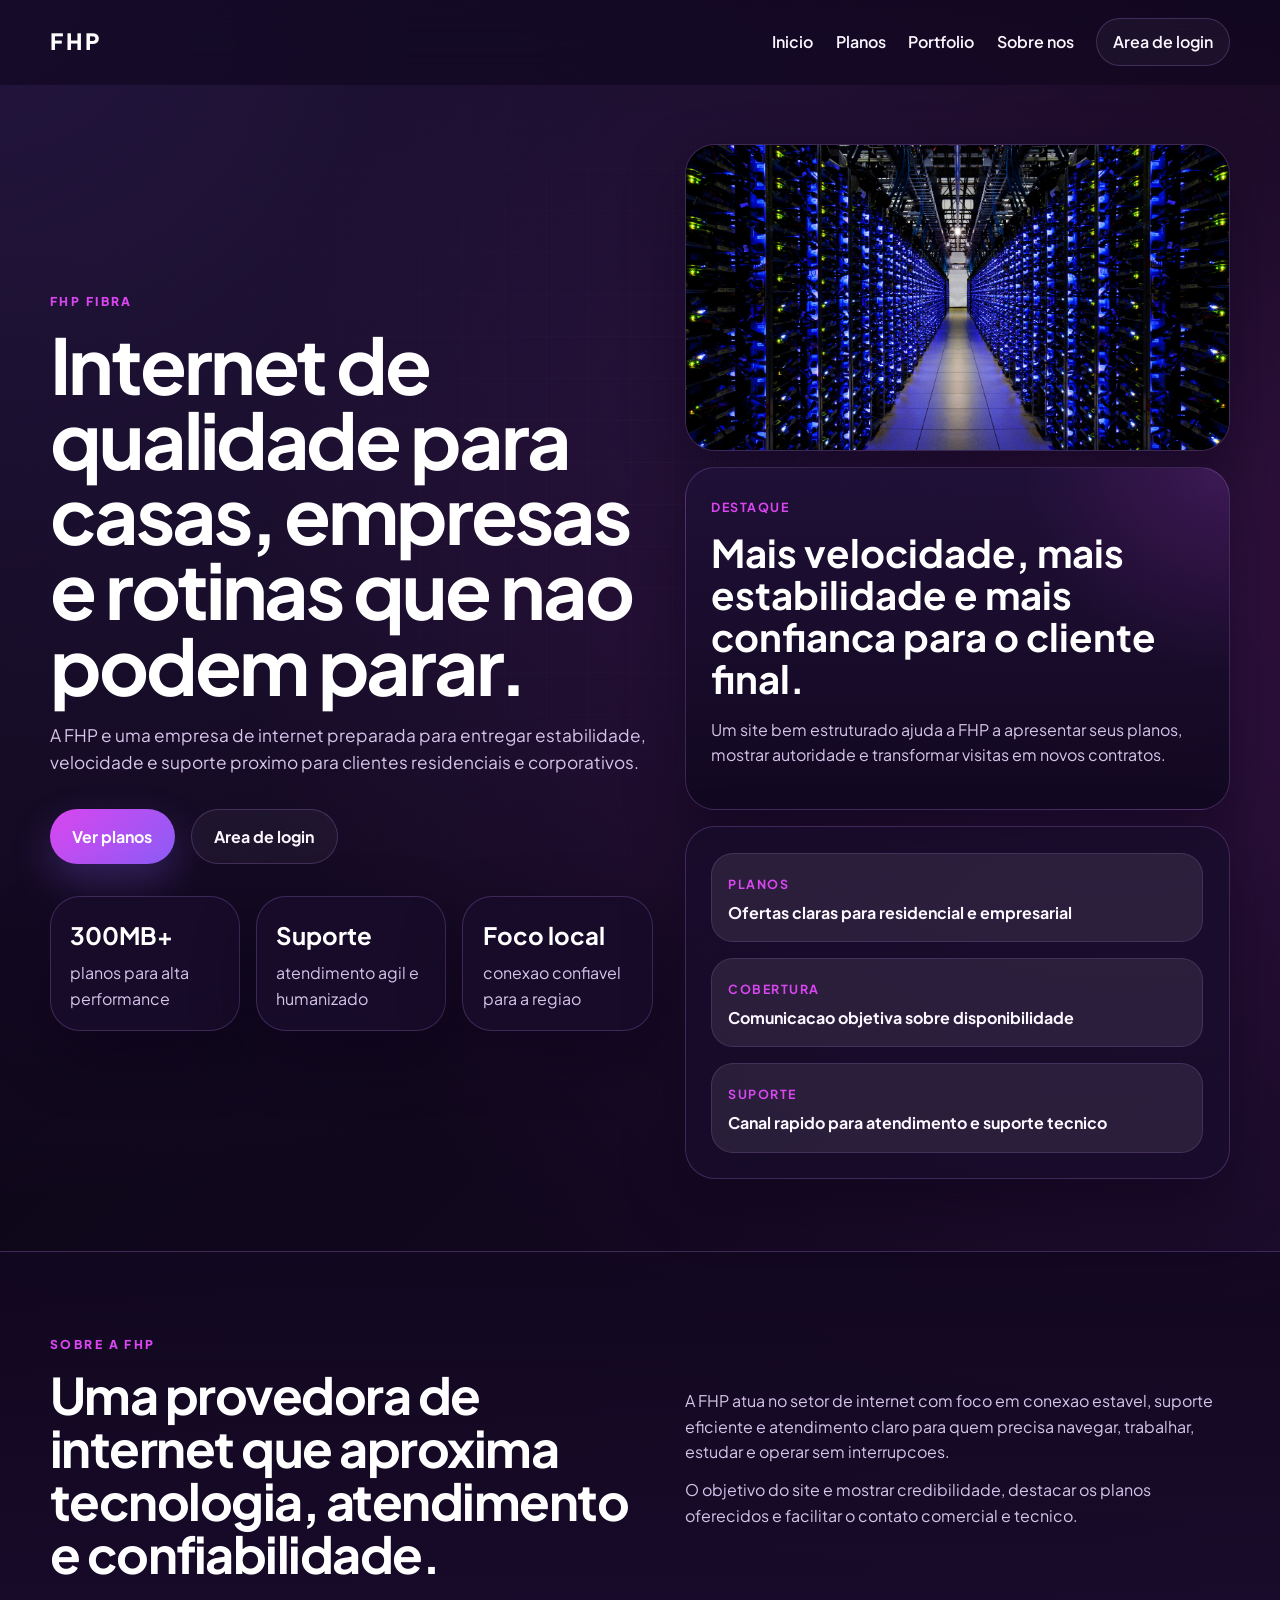
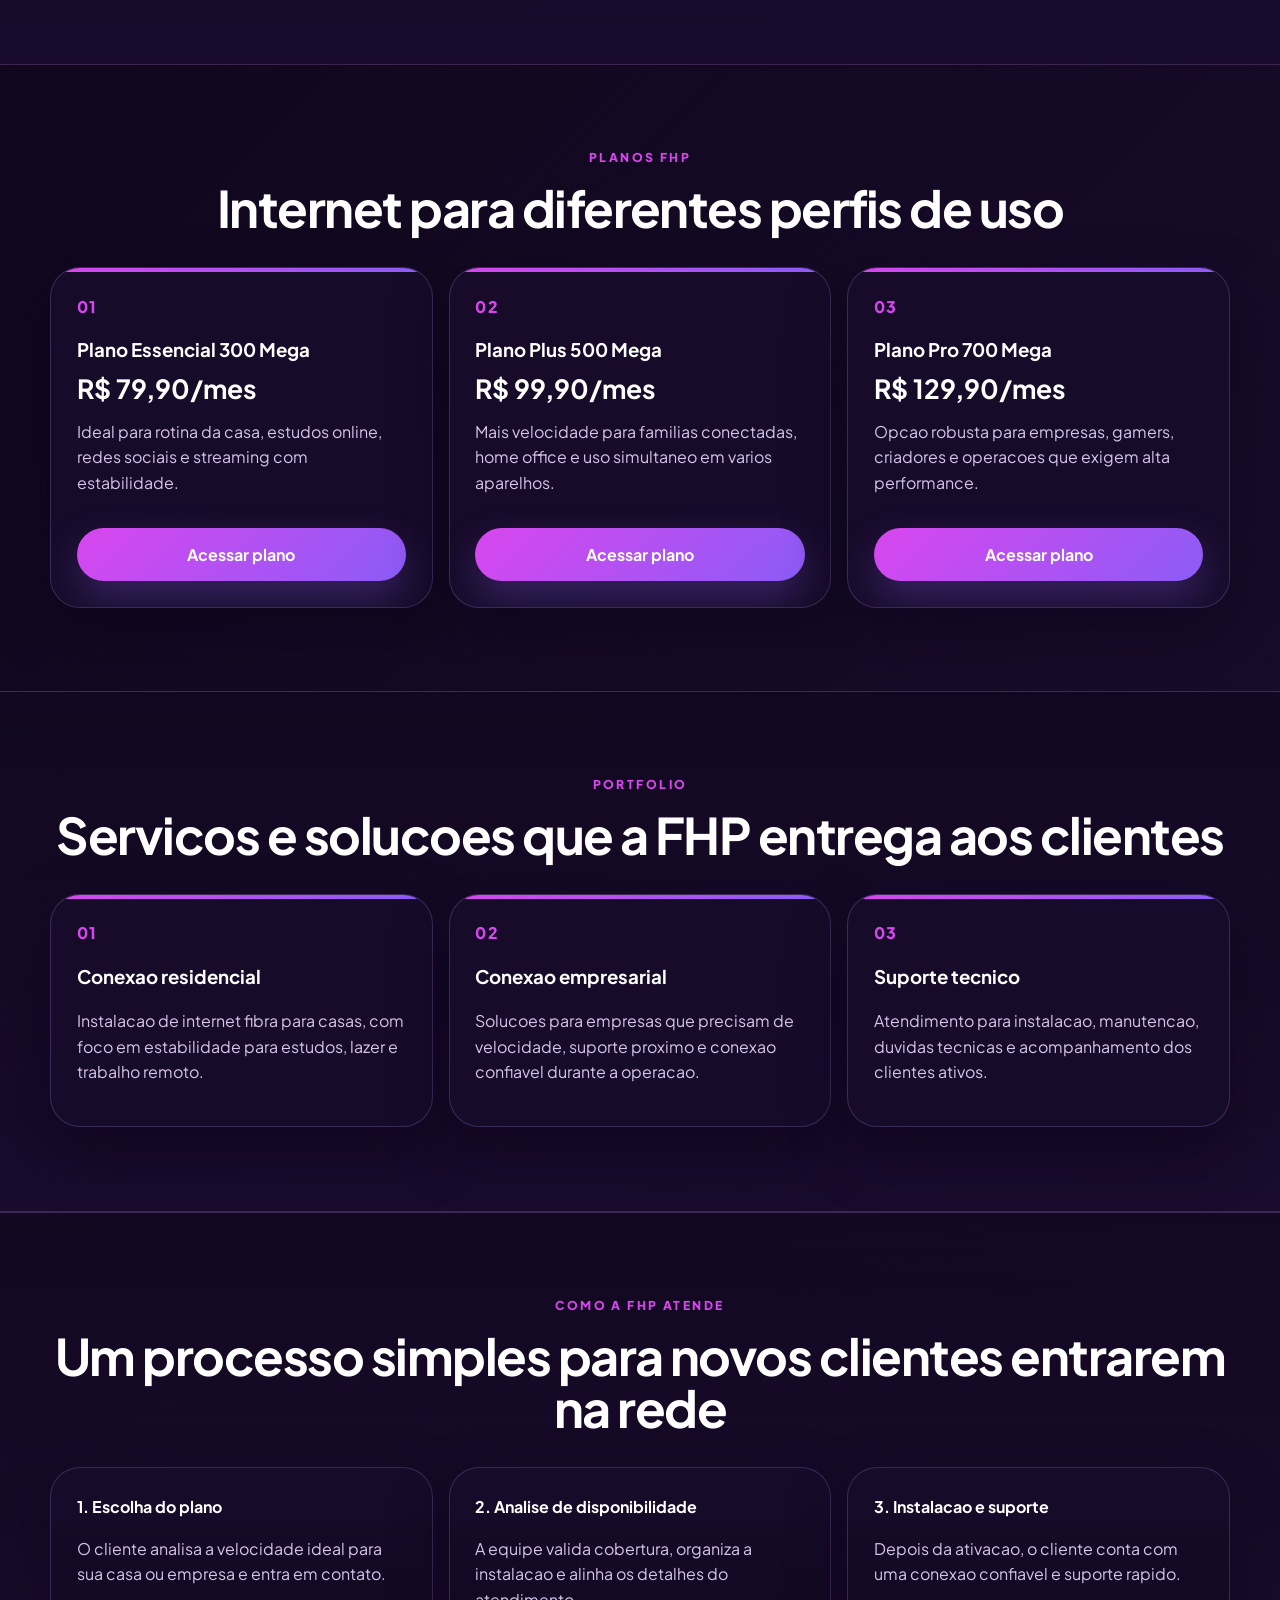
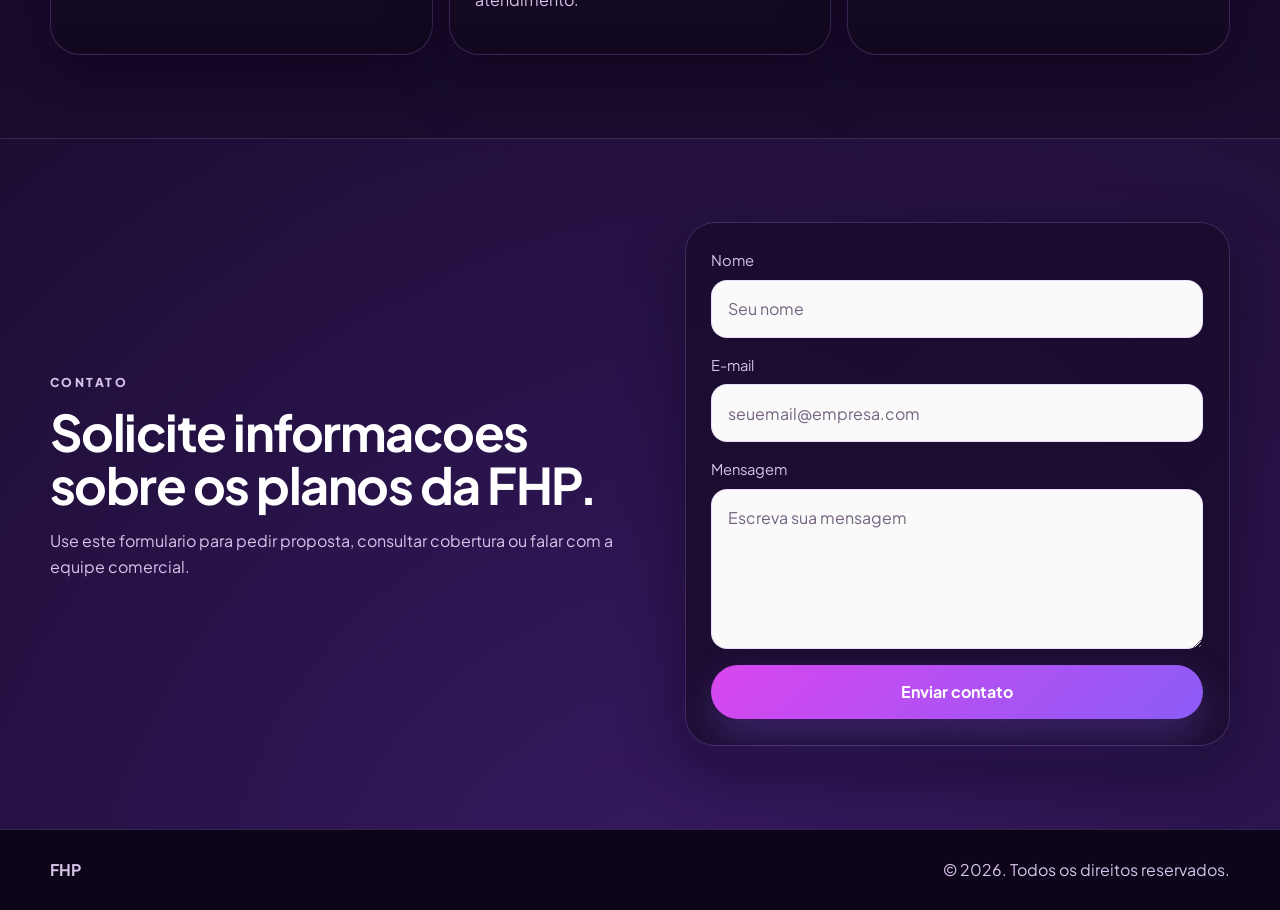
<file: index.html>
<!DOCTYPE html>
<html lang="pt-BR">
<head>
    <meta charset="utf-8">
    <meta http-equiv="X-UA-Compatible" content="IE=edge">
    <meta name="viewport" content="width=device-width, initial-scale=1">
    <title>FHP Fibra | Conexao com velocidade e suporte</title>
    <meta name="description" content="Site institucional da FHP Fibra com apresentacao da empresa, planos de internet e canal de contato para novos clientes.">
    <link rel="stylesheet" href="style.css">
</head>
<body>
    <header class="site-header" id="siteHeader">
        <div class="container header-content">
            <a class="brand" href="#inicio">FHP</a>
            <nav class="main-nav" aria-label="Navegacao principal">
                <a href="#inicio">Inicio</a>
                <a href="#planos">Planos</a>
                <a href="#portfolio">Portfolio</a>
                <a href="#sobre">Sobre nos</a>
                <a class="nav-login" href="area-login.html">Area de login</a>
            </nav>
        </div>
    </header>

    <main>
        <section class="hero" id="inicio">
            <div class="container hero-grid">
                <div class="hero-copy">
                    <p class="eyebrow">FHP Fibra</p>
                    <h1>Internet de qualidade para casas, empresas e rotinas que nao podem parar.</h1>
                    <p class="hero-text">
                        A FHP e uma empresa de internet preparada para entregar estabilidade, velocidade
                        e suporte proximo para clientes residenciais e corporativos.
                    </p>
                    <div class="hero-actions">
                        <a class="button-primary" href="#planos">Ver planos</a>
                        <a class="button-secondary" href="area-login.html">Area de login</a>
                    </div>
                    <div class="hero-metrics">
                        <div>
                            <strong>300MB+</strong>
                            <span>planos para alta performance</span>
                        </div>
                        <div>
                            <strong>Suporte</strong>
                            <span>atendimento agil e humanizado</span>
                        </div>
                        <div>
                            <strong>Foco local</strong>
                            <span>conexao confiavel para a regiao</span>
                        </div>
                    </div>
                </div>

                <div class="hero-panel">
                    <img
                        class="data-center-photo"
                        src="./images/data-center-servers.jpg"
                        alt="Corredor de servidores em data center com luzes azuis"
                    >
                    <div class="panel-card panel-highlight">
                        <span class="panel-label">Destaque</span>
                        <h2>Mais velocidade, mais estabilidade e mais confianca para o cliente final.</h2>
                        <p>
                            Um site bem estruturado ajuda a FHP a apresentar seus planos, mostrar autoridade e transformar visitas em novos contratos.
                        </p>
                    </div>
                    <div class="panel-card panel-stack">
                        <div>
                            <span class="mini-label">Planos</span>
                            <strong>Ofertas claras para residencial e empresarial</strong>
                        </div>
                        <div>
                            <span class="mini-label">Cobertura</span>
                            <strong>Comunicacao objetiva sobre disponibilidade</strong>
                        </div>
                        <div>
                            <span class="mini-label">Suporte</span>
                            <strong>Canal rapido para atendimento e suporte tecnico</strong>
                        </div>
                    </div>
                </div>
            </div>
        </section>

        <section class="section section-dark" id="sobre">
            <div class="container section-grid">
                <div>
                    <p class="eyebrow">Sobre a FHP</p>
                    <h2 class="section-title">Uma provedora de internet que aproxima tecnologia, atendimento e confiabilidade.</h2>
                </div>
                <div class="about-copy">
                    <p>
                        A FHP atua no setor de internet com foco em conexao estavel, suporte eficiente
                        e atendimento claro para quem precisa navegar, trabalhar, estudar e operar sem interrupcoes.
                    </p>
                    <p>
                        O objetivo do site e mostrar credibilidade, destacar os planos oferecidos e facilitar o contato comercial e tecnico.
                    </p>
                </div>
            </div>
        </section>

        <section class="section" id="planos">
            <div class="container">
                <p class="eyebrow center">Planos FHP</p>
                <h2 class="section-title center">Internet para diferentes perfis de uso</h2>
                <div class="services-grid">
                    <article class="service-card">
                        <span class="service-number">01</span>
                        <h3>Plano Essencial 300 Mega</h3>
                        <strong class="plan-price">R$ 79,90/mes</strong>
                        <p>Ideal para rotina da casa, estudos online, redes sociais e streaming com estabilidade.</p>
                        <a class="button-primary plan-button" href="https://wa.me/5521985356957?text=Tenho%20interesse%20no%20Plano%20Essencial%20300%20Mega" target="_blank" rel="noopener noreferrer">Acessar plano</a>
                    </article>
                    <article class="service-card">
                        <span class="service-number">02</span>
                        <h3>Plano Plus 500 Mega</h3>
                        <strong class="plan-price">R$ 99,90/mes</strong>
                        <p>Mais velocidade para familias conectadas, home office e uso simultaneo em varios aparelhos.</p>
                        <a class="button-primary plan-button" href="https://wa.me/5521985356957?text=Tenho%20interesse%20no%20Plano%20Plus%20500%20Mega" target="_blank" rel="noopener noreferrer">Acessar plano</a>
                    </article>
                    <article class="service-card">
                        <span class="service-number">03</span>
                        <h3>Plano Pro 700 Mega</h3>
                        <strong class="plan-price">R$ 129,90/mes</strong>
                        <p>Opcao robusta para empresas, gamers, criadores e operacoes que exigem alta performance.</p>
                        <a class="button-primary plan-button" href="https://wa.me/5521985356957?text=Tenho%20interesse%20no%20Plano%20Pro%20700%20Mega" target="_blank" rel="noopener noreferrer">Acessar plano</a>
                    </article>
                </div>
            </div>
        </section>

        <section class="section section-dark" id="portfolio">
            <div class="container">
                <p class="eyebrow center">Portfolio</p>
                <h2 class="section-title center">Servicos e solucoes que a FHP entrega aos clientes</h2>
                <div class="services-grid">
                    <article class="service-card">
                        <span class="service-number">01</span>
                        <h3>Conexao residencial</h3>
                        <p>Instalacao de internet fibra para casas, com foco em estabilidade para estudos, lazer e trabalho remoto.</p>
                    </article>
                    <article class="service-card">
                        <span class="service-number">02</span>
                        <h3>Conexao empresarial</h3>
                        <p>Solucoes para empresas que precisam de velocidade, suporte proximo e conexao confiavel durante a operacao.</p>
                    </article>
                    <article class="service-card">
                        <span class="service-number">03</span>
                        <h3>Suporte tecnico</h3>
                        <p>Atendimento para instalacao, manutencao, duvidas tecnicas e acompanhamento dos clientes ativos.</p>
                    </article>
                </div>
            </div>
        </section>

        <section class="section section-dark" id="processo">
            <div class="container">
                <p class="eyebrow center">Como a FHP atende</p>
                <h2 class="section-title center">Um processo simples para novos clientes entrarem na rede</h2>
                <div class="steps-grid">
                    <article class="step-card">
                        <strong>1. Escolha do plano</strong>
                        <p>O cliente analisa a velocidade ideal para sua casa ou empresa e entra em contato.</p>
                    </article>
                    <article class="step-card">
                        <strong>2. Analise de disponibilidade</strong>
                        <p>A equipe valida cobertura, organiza a instalacao e alinha os detalhes do atendimento.</p>
                    </article>
                    <article class="step-card">
                        <strong>3. Instalacao e suporte</strong>
                        <p>Depois da ativacao, o cliente conta com uma conexao confiavel e suporte rapido.</p>
                    </article>
                </div>
            </div>
        </section>

        <section class="section" id="contato">
            <div class="container contact-wrap">
                <div class="contact-copy">
                    <p class="eyebrow">Contato</p>
                    <h2 class="section-title">Solicite informacoes sobre os planos da FHP.</h2>
                    <p>
                        Use este formulario para pedir proposta, consultar cobertura ou falar com a equipe comercial.
                    </p>
                </div>

                <form class="contact-card">
                    <label>
                        <span>Nome</span>
                        <input type="text" name="nome" placeholder="Seu nome" required>
                    </label>
                    <label>
                        <span>E-mail</span>
                        <input type="email" name="email" placeholder="seuemail@empresa.com" required>
                    </label>
                    <label>
                        <span>Mensagem</span>
                        <textarea name="mensagem" rows="5" placeholder="Escreva sua mensagem" required></textarea>
                    </label>
                    <button type="submit" class="button-primary">Enviar contato</button>
                </form>
            </div>
        </section>
    </main>

    <footer class="site-footer">
        <div class="container footer-content">
            <strong>FHP</strong>
            <span>&copy; 2026. Todos os direitos reservados.</span>
        </div>
    </footer>

    <script>
        const header = document.getElementById("siteHeader");

        function updateHeaderState() {
            header.classList.toggle("is-scrolled", window.scrollY > 16);
        }

        updateHeaderState();
        window.addEventListener("scroll", updateHeaderState, { passive: true });
    </script>
</body>
</html>
</file>
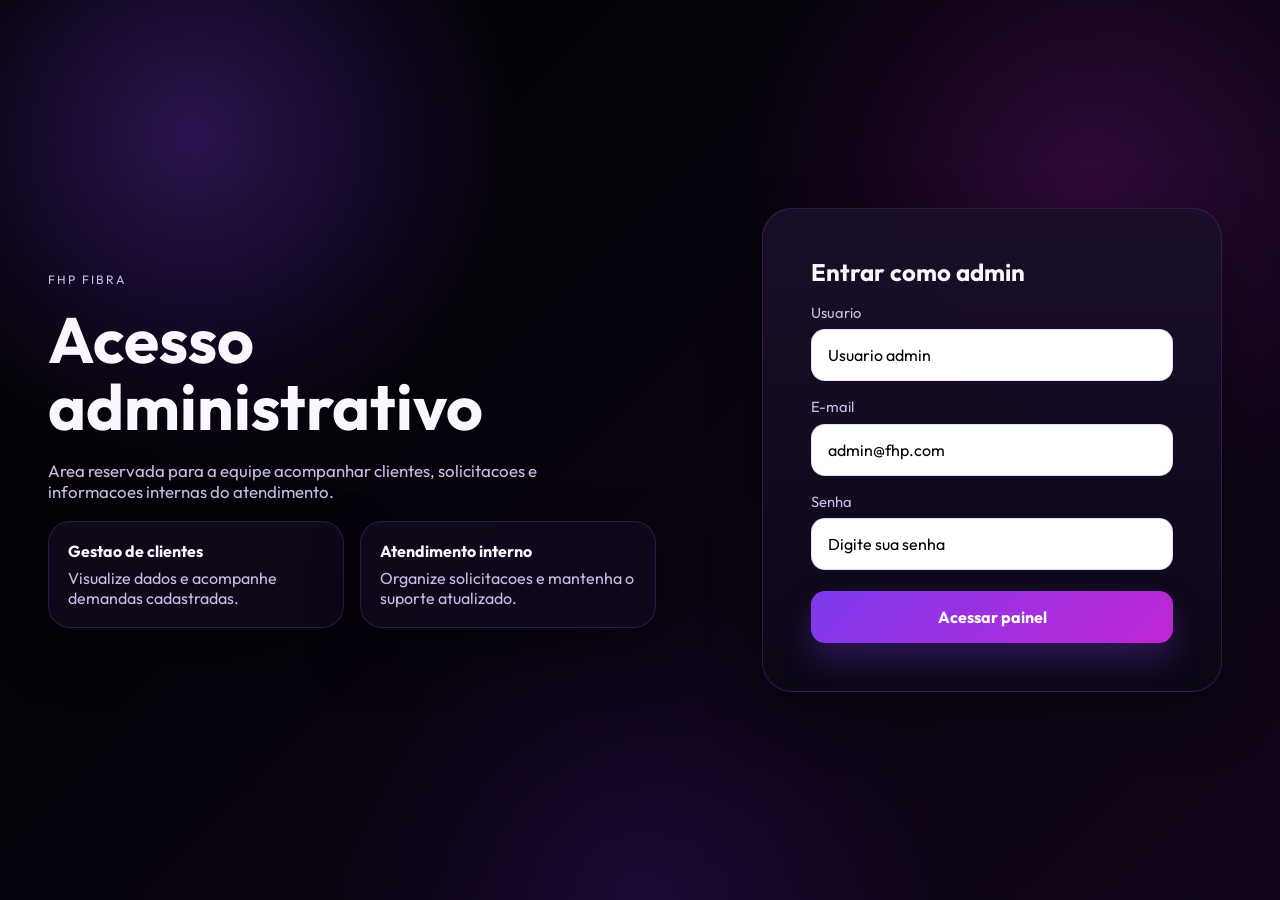
<file: admin-login.html>
<!DOCTYPE html>
<html lang="pt-BR">
<head>
    <meta charset="utf-8">
    <meta http-equiv="X-UA-Compatible" content="IE=edge">
    <meta name="viewport" content="width=device-width, initial-scale=1">
    <title>Login Admin | FHP Fibra</title>
    <link rel="stylesheet" href="css/sistema-desktop.css">
</head>
<body>
    <main class="auth-shell">
        <section class="auth-hero">
            <p class="eyebrow">FHP Fibra</p>
            <h1>Acesso administrativo</h1>
            <p class="auth-copy">
                Area reservada para a equipe acompanhar clientes, solicitacoes e informacoes internas do atendimento.
            </p>

            <div class="auth-highlights">
                <div class="highlight-card">
                    <strong>Gestao de clientes</strong>
                    <span>Visualize dados e acompanhe demandas cadastradas.</span>
                </div>
                <div class="highlight-card">
                    <strong>Atendimento interno</strong>
                    <span>Organize solicitacoes e mantenha o suporte atualizado.</span>
                </div>
            </div>
        </section>

        <section class="auth-panel">
            <form id="admin-form" class="auth-form is-active">
                <h2>Entrar como admin</h2>
                <label>
                    <span>Usuario</span>
                    <input type="text" name="usuario" placeholder="Usuario admin" required>
                </label>
                <label>
                    <span>E-mail</span>
                    <input type="email" name="email" placeholder="admin@fhp.com" required>
                </label>
                <label>
                    <span>Senha</span>
                    <input type="password" name="senha" placeholder="Digite sua senha" required>
                </label>
                <button class="button-primary" type="submit">Acessar painel</button>
            </form>
        </section>
    </main>

    <script>
        const adminForm = document.getElementById("admin-form");

        adminForm.addEventListener("submit", (event) => {
            event.preventDefault();
            const formData = new FormData(adminForm);
            const adminData = {
                usuario: String(formData.get("usuario") || "").trim(),
                email: String(formData.get("email") || "").trim()
            };

            localStorage.setItem("adminDados", JSON.stringify(adminData));
            window.location.href = "index.html";
        });
    </script>
</body>
</html>
</file>
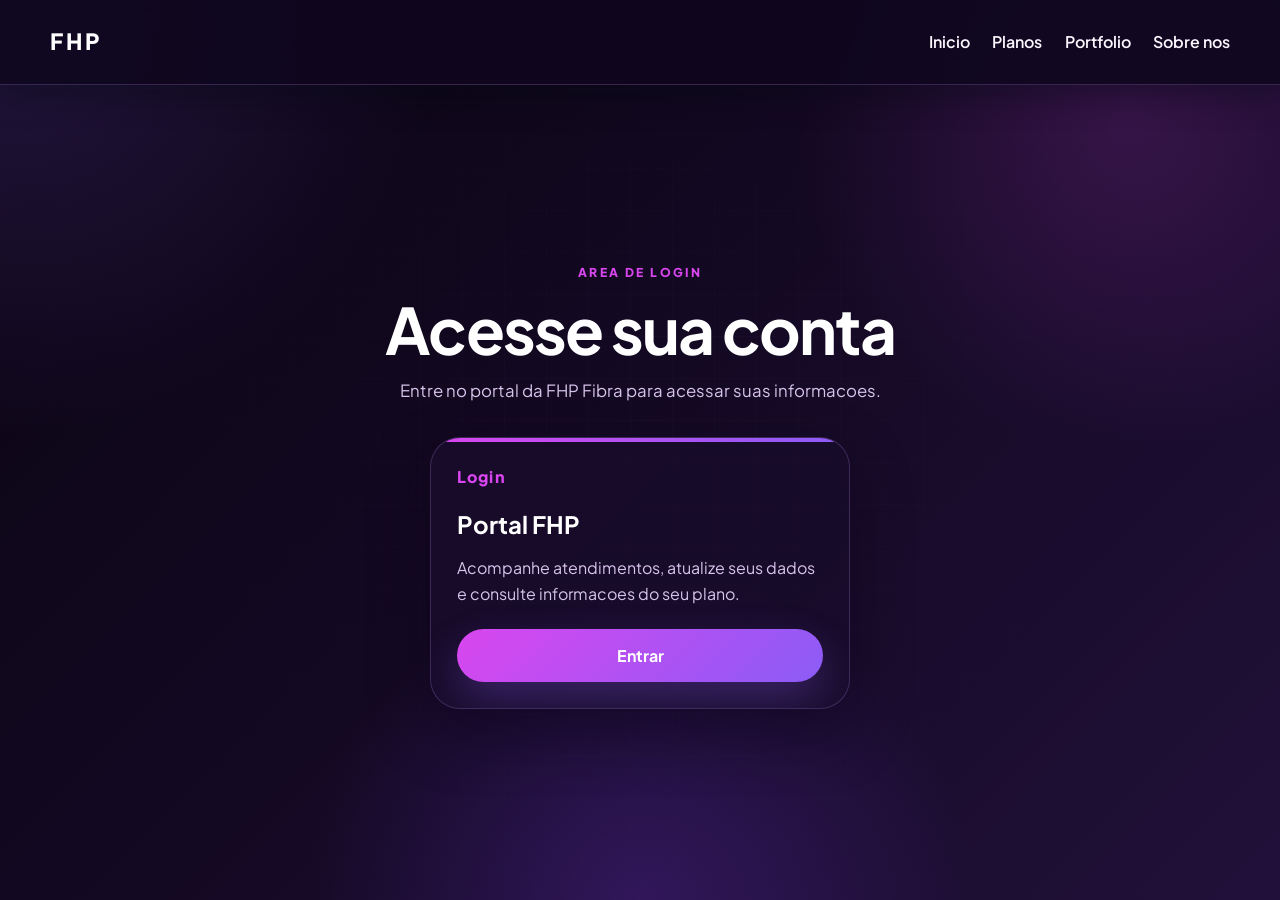
<file: area-login.html>
<!DOCTYPE html>
<html lang="pt-BR">
<head>
    <meta charset="utf-8">
    <meta http-equiv="X-UA-Compatible" content="IE=edge">
    <meta name="viewport" content="width=device-width, initial-scale=1">
    <title>Area de Login | FHP Fibra</title>
    <link rel="stylesheet" href="style.css">
</head>
<body>
    <header class="site-header is-scrolled">
        <div class="container header-content">
            <a class="brand" href="index.html">FHP</a>
            <nav class="main-nav" aria-label="Navegacao principal">
                <a href="index.html#inicio">Inicio</a>
                <a href="index.html#planos">Planos</a>
                <a href="index.html#portfolio">Portfolio</a>
                <a href="index.html#sobre">Sobre nos</a>
            </nav>
        </div>
    </header>

    <main>
        <section class="hero login-page-hero">
            <div class="container">
                <p class="eyebrow center">Area de login</p>
                <h1 class="login-page-title">Acesse sua conta</h1>
                <p class="login-page-text">
                    Entre no portal da FHP Fibra para acessar suas informacoes.
                </p>

                <div class="login-grid">
                    <article class="login-card">
                        <span class="service-number">Login</span>
                        <h2>Portal FHP</h2>
                        <p>Acompanhe atendimentos, atualize seus dados e consulte informacoes do seu plano.</p>
                        <a class="button-primary" href="sistema-desktop.html">Entrar</a>
                    </article>
                </div>
            </div>
        </section>
    </main>
</body>
</html>
</file>
<file: style.css>
@import url("https://fonts.googleapis.com/css2?family=Plus+Jakarta+Sans:wght@400;500;600;700;800&display=swap");

:root {
    --bg: #10071f;
    --surface: rgba(24, 12, 43, 0.84);
    --surface-light: rgba(255, 255, 255, 0.08);
    --card-border: rgba(196, 147, 255, 0.22);
    --text: #fbf7ff;
    --text-muted: #d7c4ea;
    --title: #ffffff;
    --primary: #8b5cf6;
    --accent: #d946ef;
    --shadow: 0 24px 60px rgba(10, 3, 22, 0.48);
    --radius-lg: 30px;
    --radius-md: 22px;
    --radius-sm: 16px;
    --max-width: 1180px;
}

* {
    box-sizing: border-box;
}

html {
    scroll-behavior: smooth;
}

body {
    margin: 0;
    font-family: "Plus Jakarta Sans", sans-serif;
    color: var(--text);
    background:
        radial-gradient(circle at top left, rgba(139, 92, 246, 0.2), transparent 28%),
        radial-gradient(circle at 88% 14%, rgba(217, 70, 239, 0.16), transparent 24%),
        radial-gradient(circle at 50% 100%, rgba(124, 58, 237, 0.24), transparent 30%),
        linear-gradient(135deg, #090410 0%, #120820 40%, #211039 100%);
    line-height: 1.6;
    overflow-x: hidden;
}

body::before {
    content: "";
    position: fixed;
    inset: 0;
    z-index: -1;
    background-image:
        linear-gradient(rgba(255, 255, 255, 0.025) 1px, transparent 1px),
        linear-gradient(90deg, rgba(255, 255, 255, 0.025) 1px, transparent 1px);
    background-size: 42px 42px;
    mask-image: radial-gradient(circle at center, rgba(0, 0, 0, 0.8), transparent 78%);
    pointer-events: none;
}

a,
button,
input,
textarea {
    font: inherit;
}

img {
    display: block;
    max-width: 100%;
}

.container {
    width: min(100% - 3rem, var(--max-width));
    margin-inline: auto;
}

.site-header {
    position: fixed;
    inset: 0 0 auto;
    z-index: 1000;
    background: rgba(16, 7, 31, 0.62);
    border-bottom: 1px solid transparent;
    backdrop-filter: blur(18px);
    transition: background-color 0.25s ease, border-color 0.25s ease, box-shadow 0.25s ease;
}

.site-header.is-scrolled {
    background: rgba(16, 7, 31, 0.92);
    border-color: var(--card-border);
    box-shadow: 0 12px 30px rgba(2, 9, 17, 0.35);
}

.header-content {
    min-height: 84px;
    display: flex;
    align-items: center;
    justify-content: space-between;
    gap: 1rem;
}

.brand {
    color: var(--title);
    text-decoration: none;
    font-size: 1.4rem;
    font-weight: 800;
    letter-spacing: 0.14em;
}

.main-nav {
    display: flex;
    align-items: center;
    gap: 1.4rem;
}

.main-nav a {
    color: var(--text);
    text-decoration: none;
    font-weight: 600;
    transition: color 0.2s ease;
}

.main-nav a:hover,
.main-nav a:focus-visible {
    color: var(--accent);
}

.main-nav .nav-login {
    padding: 0.65rem 1rem;
    border: 1px solid var(--card-border);
    border-radius: 999px;
    background: rgba(255, 255, 255, 0.04);
}

.hero {
    padding: 9rem 0 4.5rem;
}

.hero-grid,
.section-grid,
.contact-wrap {
    display: grid;
    grid-template-columns: minmax(0, 1.05fr) minmax(320px, 0.95fr);
    gap: 2rem;
    align-items: center;
}

.eyebrow {
    margin: 0 0 0.9rem;
    color: var(--accent);
    text-transform: uppercase;
    letter-spacing: 0.2em;
    font-size: 0.76rem;
    font-weight: 800;
}

.eyebrow.center,
.section-title.center {
    text-align: center;
}

.hero-copy h1,
.section-title {
    margin: 0;
}

.hero-copy h1 {
    max-width: 11ch;
    color: var(--title);
    font-size: clamp(2.8rem, 6vw, 5.3rem);
    line-height: 0.98;
    letter-spacing: -0.04em;
}

.hero-text,
.about-copy p,
.contact-copy p,
.service-card p,
.step-card p,
.panel-card p {
    color: var(--text-muted);
}

.hero-text {
    max-width: 58ch;
    font-size: 1.08rem;
    margin: 1.25rem 0 0;
}

.hero-actions {
    display: flex;
    flex-wrap: wrap;
    gap: 1rem;
    margin-top: 2rem;
}

.button-primary,
.button-secondary {
    display: inline-flex;
    align-items: center;
    justify-content: center;
    min-height: 3.35rem;
    padding: 0.85rem 1.4rem;
    border-radius: 999px;
    border: 0;
    text-decoration: none;
    font-weight: 700;
    cursor: pointer;
    transition: transform 0.2s ease;
}

.button-primary {
    color: #ffffff;
    background: linear-gradient(135deg, var(--accent), var(--primary));
    box-shadow: 0 18px 40px rgba(139, 92, 246, 0.28);
}

.button-secondary {
    color: var(--text);
    background: rgba(255, 255, 255, 0.04);
    border: 1px solid var(--card-border);
}

.button-primary:hover,
.button-primary:focus-visible,
.button-secondary:hover,
.button-secondary:focus-visible {
    transform: translateY(-2px);
}

.hero-metrics {
    display: grid;
    grid-template-columns: repeat(3, minmax(0, 1fr));
    gap: 1rem;
    margin-top: 2rem;
}

.hero-metrics div,
.panel-card,
.service-card,
.step-card,
.login-card,
.contact-card {
    background: var(--surface);
    border: 1px solid var(--card-border);
    border-radius: var(--radius-lg);
    box-shadow: var(--shadow);
}

.hero-metrics div,
.panel-card,
.service-card,
.step-card,
.login-card,
.contact-card {
    padding: 1.6rem;
}

.hero-metrics div {
    padding: 1.2rem;
}

.hero-metrics strong {
    display: block;
    color: var(--title);
    font-size: 1.5rem;
}

.hero-metrics span {
    display: block;
    margin-top: 0.35rem;
    color: var(--text-muted);
}

.hero-panel,
.panel-stack {
    display: grid;
    gap: 1rem;
}

.data-center-photo {
    width: 100%;
    aspect-ratio: 16 / 9;
    object-fit: cover;
    object-position: center;
    background: var(--surface);
    border: 1px solid var(--card-border);
    border-radius: var(--radius-lg);
    box-shadow: var(--shadow);
}

.panel-highlight {
    background:
        radial-gradient(circle at top right, rgba(217, 70, 239, 0.16), transparent 32%),
        linear-gradient(180deg, rgba(32, 16, 55, 0.98) 0%, rgba(18, 8, 32, 0.98) 100%);
}

.panel-label,
.mini-label {
    color: var(--accent);
    font-size: 0.78rem;
    font-weight: 700;
    text-transform: uppercase;
    letter-spacing: 0.12em;
}

.panel-highlight h2 {
    margin: 0.8rem 0;
    color: var(--title);
    font-size: clamp(1.8rem, 3vw, 2.5rem);
    line-height: 1.1;
}

.panel-stack div {
    padding: 1rem;
    border-radius: var(--radius-md);
    background: var(--surface-light);
    border: 1px solid rgba(196, 147, 255, 0.16);
}

.panel-stack strong {
    display: block;
    margin-top: 0.25rem;
}

.section {
    padding: 5.2rem 0;
}

.section-dark {
    background: linear-gradient(180deg, rgba(18, 8, 32, 0.84) 0%, rgba(26, 12, 45, 0.92) 100%);
    border-top: 1px solid var(--card-border);
    border-bottom: 1px solid var(--card-border);
}

.section-title {
    color: var(--title);
    font-size: clamp(2rem, 4vw, 3.15rem);
    line-height: 1.05;
    letter-spacing: -0.03em;
}

.about-copy {
    display: grid;
    gap: 0.75rem;
}

.about-copy p {
    margin: 0;
}

.services-grid,
.login-grid,
.steps-grid {
    display: grid;
    grid-template-columns: repeat(3, minmax(0, 1fr));
    gap: 1rem;
    margin-top: 2rem;
}

.service-card,
.step-card,
.login-card {
    position: relative;
    overflow: hidden;
}

.service-card::before,
.login-card::before {
    content: "";
    position: absolute;
    inset: 0 0 auto;
    height: 4px;
    background: linear-gradient(90deg, var(--accent), var(--primary));
}

.service-number {
    display: inline-flex;
    margin-bottom: 1rem;
    color: var(--accent);
    font-weight: 800;
    letter-spacing: 0.08em;
}

.service-card h3,
.login-card h2,
.login-card h3,
.step-card strong {
    display: block;
    margin: 0 0 0.7rem;
    color: var(--title);
}

.login-grid {
    grid-template-columns: minmax(0, 420px);
    justify-content: center;
}

.login-card p {
    margin: 0 0 1.4rem;
    color: var(--text-muted);
}

.login-card .button-primary,
.login-card .button-secondary {
    width: 100%;
}

.login-page-hero {
    min-height: 100vh;
    display: grid;
    align-items: center;
}

.login-page-title {
    margin: 0;
    color: var(--title);
    text-align: center;
    font-size: clamp(2.4rem, 5vw, 4.5rem);
    line-height: 1.02;
    letter-spacing: -0.03em;
}

.login-page-text {
    max-width: 560px;
    margin: 1rem auto 0;
    color: var(--text-muted);
    text-align: center;
    font-size: 1.05rem;
}

.plan-price {
    display: block;
    margin-bottom: 0.85rem;
    color: var(--title);
    font-size: 1.65rem;
    line-height: 1;
}

.plan-button {
    width: 100%;
    margin-top: 1rem;
}

.step-card {
    background: linear-gradient(180deg, rgba(24, 12, 43, 0.96) 0%, rgba(18, 8, 32, 0.97) 100%);
}

.contact-wrap {
    align-items: stretch;
}

.contact-copy {
    align-self: center;
}

.contact-card {
    display: grid;
    gap: 1rem;
}

.contact-card label {
    display: grid;
    gap: 0.45rem;
}

.contact-card span {
    color: var(--text-muted);
    font-size: 0.92rem;
}

.contact-card input,
.contact-card textarea {
    width: 100%;
    border: 1px solid rgba(196, 147, 255, 0.28);
    background: rgba(255, 255, 255, 0.98);
    color: #1f1233;
    border-radius: var(--radius-sm);
    padding: 0.95rem 1rem;
    resize: vertical;
}

.contact-card input::placeholder,
.contact-card textarea::placeholder {
    color: #74637f;
}

.contact-card input:focus,
.contact-card textarea:focus {
    outline: none;
    border-color: var(--primary);
    box-shadow: 0 0 0 4px rgba(139, 92, 246, 0.16);
}

.site-footer {
    border-top: 1px solid var(--card-border);
    background: rgba(12, 5, 23, 0.94);
}

.footer-content {
    min-height: 80px;
    display: flex;
    align-items: center;
    justify-content: space-between;
    gap: 1rem;
    color: var(--text-muted);
}

@media (max-width: 980px) {
    .hero-grid,
    .section-grid,
    .contact-wrap,
    .services-grid,
    .login-grid,
    .steps-grid {
        grid-template-columns: 1fr;
    }

    .hero-copy h1,
    .hero-text {
        max-width: none;
    }

    .hero-metrics {
        grid-template-columns: 1fr;
    }
}

@media (max-width: 760px) {
    .container {
        width: min(100% - 2rem, var(--max-width));
    }

    .header-content {
        min-height: 76px;
        flex-wrap: wrap;
        justify-content: center;
        padding: 0.7rem 0;
    }

    .main-nav {
        width: 100%;
        justify-content: center;
        flex-wrap: wrap;
        gap: 1rem;
    }

    .hero {
        padding-top: 10rem;
    }

    .hero-copy,
    .contact-copy,
    .footer-content {
        text-align: center;
    }

    .hero-actions,
    .footer-content {
        justify-content: center;
    }

    .footer-content {
        padding: 1rem 0;
        flex-direction: column;
    }
}
</file>
<file: css/sistema-desktop.css>
@import url("https://fonts.googleapis.com/css2?family=Outfit:wght@400;500;600;700;800&display=swap");

:root {
    --bg: #030104;
    --surface: rgba(16, 9, 28, 0.92);
    --surface-soft: rgba(28, 17, 44, 0.92);
    --line: rgba(168, 85, 247, 0.22);
    --text: #faf7ff;
    --text-muted: #cabee6;
    --primary: #7c3aed;
    --accent: #c026d3;
    --shadow: 0 24px 50px rgba(2, 1, 6, 0.5);
}

* {
    box-sizing: border-box;
}

body {
    margin: 0;
    min-height: 100vh;
    font-family: "Outfit", sans-serif;
    color: var(--text);
    background:
        radial-gradient(circle at 15% 15%, rgba(124, 58, 237, 0.32), transparent 24%),
        radial-gradient(circle at 85% 20%, rgba(192, 38, 211, 0.2), transparent 26%),
        radial-gradient(circle at 50% 100%, rgba(91, 33, 182, 0.2), transparent 28%),
        linear-gradient(135deg, #010101 0%, #05020a 38%, #12071b 100%);
}

.auth-shell {
    min-height: 100vh;
    display: grid;
    grid-template-columns: 1.1fr 0.9fr;
}

.auth-hero,
.auth-panel {
    padding: 3rem;
}

.auth-hero {
    display: grid;
    align-content: center;
    gap: 1.2rem;
}

.eyebrow {
    margin: 0;
    text-transform: uppercase;
    letter-spacing: 0.16em;
    font-size: 0.76rem;
    color: var(--text-muted);
}

.auth-hero h1,
.auth-form h2 {
    margin: 0;
}

.auth-hero h1 {
    font-size: clamp(2.3rem, 5vw, 4.4rem);
    line-height: 1.05;
    max-width: 10ch;
}

.auth-copy {
    margin: 0;
    max-width: 560px;
    color: var(--text-muted);
    font-size: 1.05rem;
}

.auth-highlights {
    display: grid;
    grid-template-columns: repeat(2, minmax(0, 1fr));
    gap: 1rem;
    max-width: 640px;
}

.highlight-card,
.auth-panel {
    background: var(--surface);
    border: 1px solid var(--line);
    box-shadow: var(--shadow);
}

.highlight-card {
    padding: 1.2rem;
    border-radius: 22px;
}

.highlight-card strong,
.highlight-card span {
    display: block;
}

.highlight-card span {
    margin-top: 0.45rem;
    color: var(--text-muted);
}

.auth-panel {
    align-self: center;
    width: min(100% - 2rem, 460px);
    margin-inline: auto;
    border-radius: 30px;
    background:
        linear-gradient(180deg, rgba(26, 15, 41, 0.96) 0%, rgba(13, 8, 24, 0.98) 100%);
}

.tabs {
    display: grid;
    grid-template-columns: 1fr 1fr;
    gap: 0.75rem;
    margin-bottom: 1.5rem;
}

.tab-button {
    border: 1px solid var(--line);
    background: rgba(255, 255, 255, 0.03);
    color: var(--text);
    border-radius: 14px;
    padding: 0.95rem 1rem;
    font: inherit;
    font-weight: 600;
    cursor: pointer;
}

.tab-button.is-active {
    background: linear-gradient(135deg, rgba(124, 58, 237, 0.3), rgba(192, 38, 211, 0.22));
}

.auth-form {
    display: none;
    gap: 1rem;
}

.auth-form.is-active {
    display: grid;
}

.auth-form label {
    display: grid;
    gap: 0.45rem;
}

.auth-form span {
    color: var(--text-muted);
    font-size: 0.92rem;
}

.auth-form input {
    width: 100%;
    border: 1px solid var(--line);
    background: #ffffff;
    color: #000000 !important;
    -webkit-text-fill-color: #000000;
    caret-color: #000000;
    border-radius: 14px;
    padding: 0.95rem 1rem;
    font: inherit;
}

.auth-form input::placeholder {
    color: #555555;
}

.auth-form input:focus,
.auth-form input:active,
.auth-form input:valid {
    color: #000000 !important;
    -webkit-text-fill-color: #000000;
}

.auth-form input:focus {
    outline: none;
    border-color: var(--primary);
    box-shadow: 0 0 0 3px rgba(124, 58, 237, 0.18);
}

.button-primary {
    margin-top: 0.3rem;
    border: 0;
    border-radius: 14px;
    padding: 1rem 1.2rem;
    font: inherit;
    font-weight: 700;
    color: #fff;
    cursor: pointer;
    background: linear-gradient(135deg, var(--primary), var(--accent));
    box-shadow: 0 16px 32px rgba(124, 58, 237, 0.28);
}

@media (max-width: 920px) {
    .auth-shell {
        grid-template-columns: 1fr;
    }

    .auth-hero,
    .auth-panel {
        padding: 1.5rem;
    }

    .auth-panel {
        width: min(100% - 2rem, 520px);
        margin-bottom: 2rem;
    }
}

@media (max-width: 640px) {
    .auth-highlights {
        grid-template-columns: 1fr;
    }

    .tabs {
        grid-template-columns: 1fr;
    }
}
</file>
